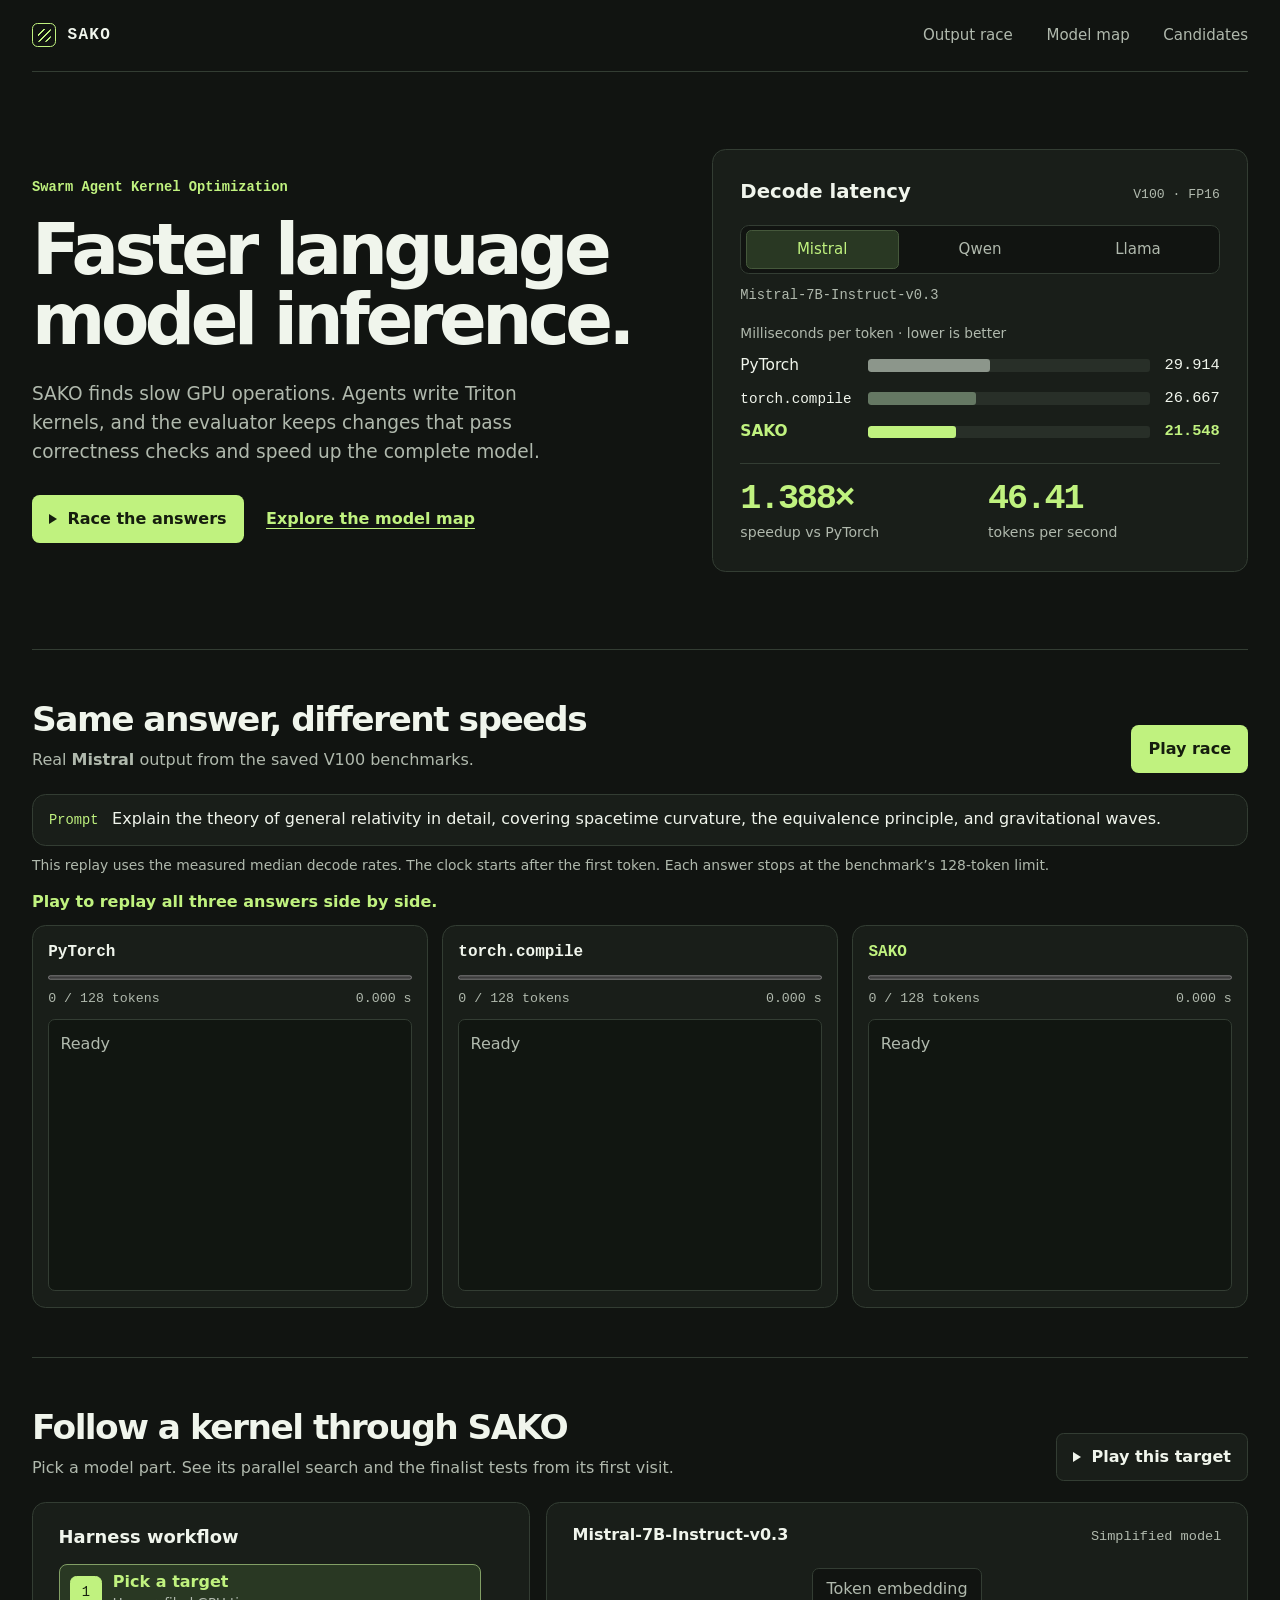
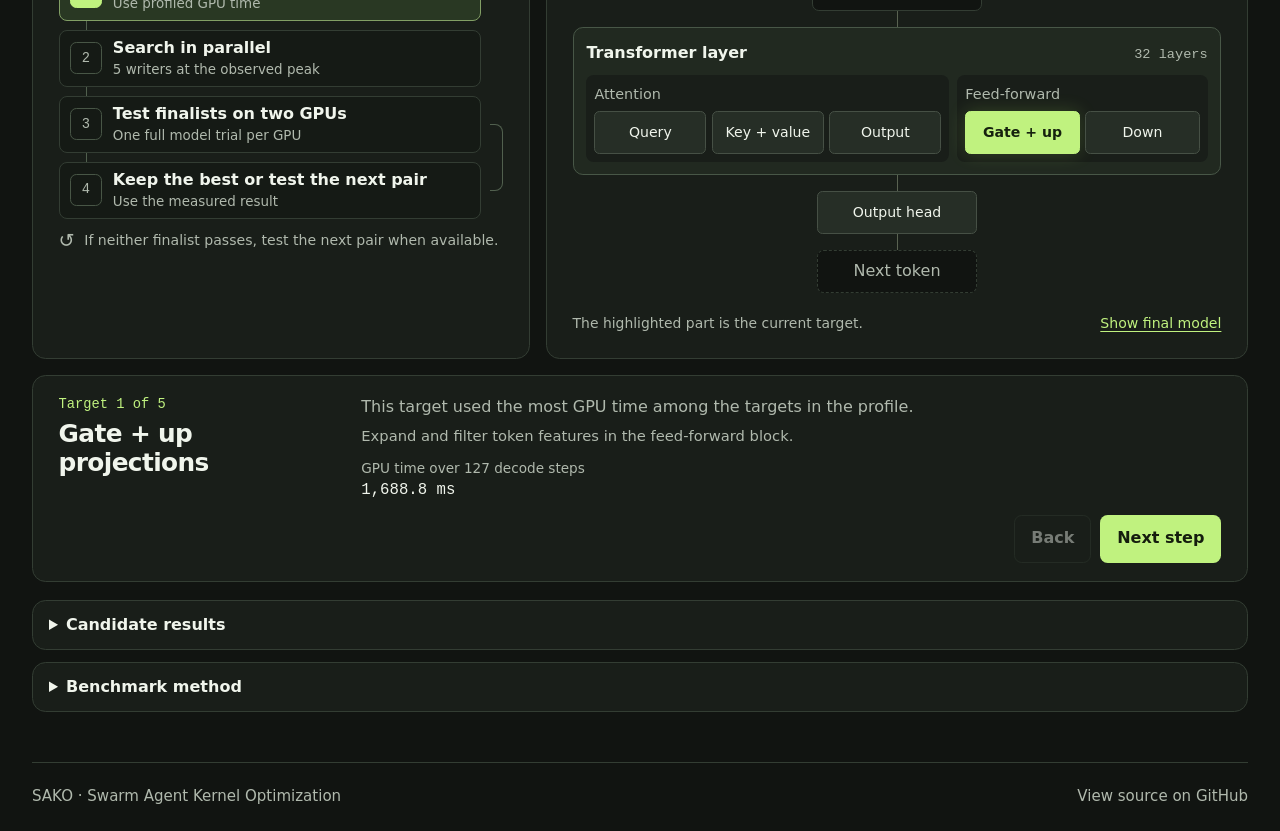
<file: docs/index.html>
<!doctype html>
<html lang="en">
<head>
    <meta charset="utf-8">
    <meta name="viewport" content="width=device-width, initial-scale=1">
    <meta http-equiv="refresh" content="0; url=./demo/">
    <title>SAKO demo</title>
</head>
<body>
    <a href="./demo/">Open the SAKO demo</a>
</body>
</html>
</file>
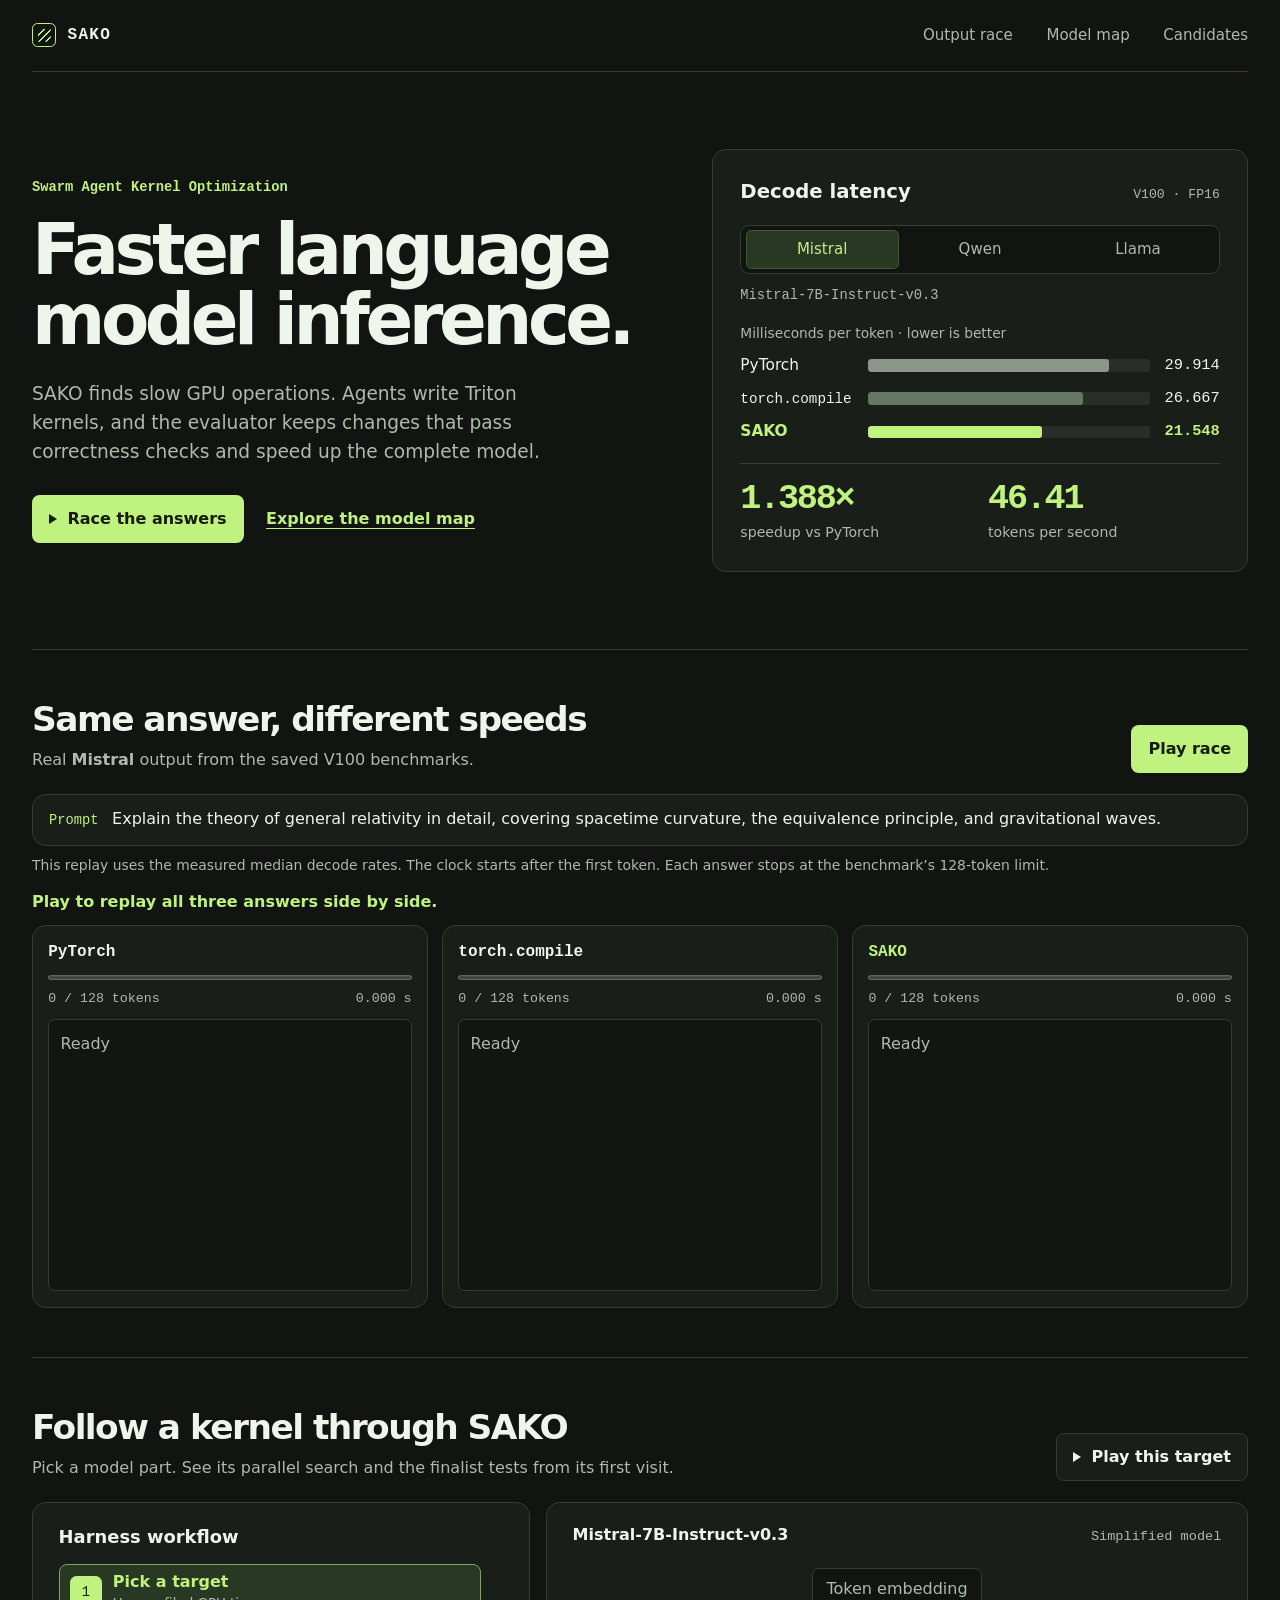
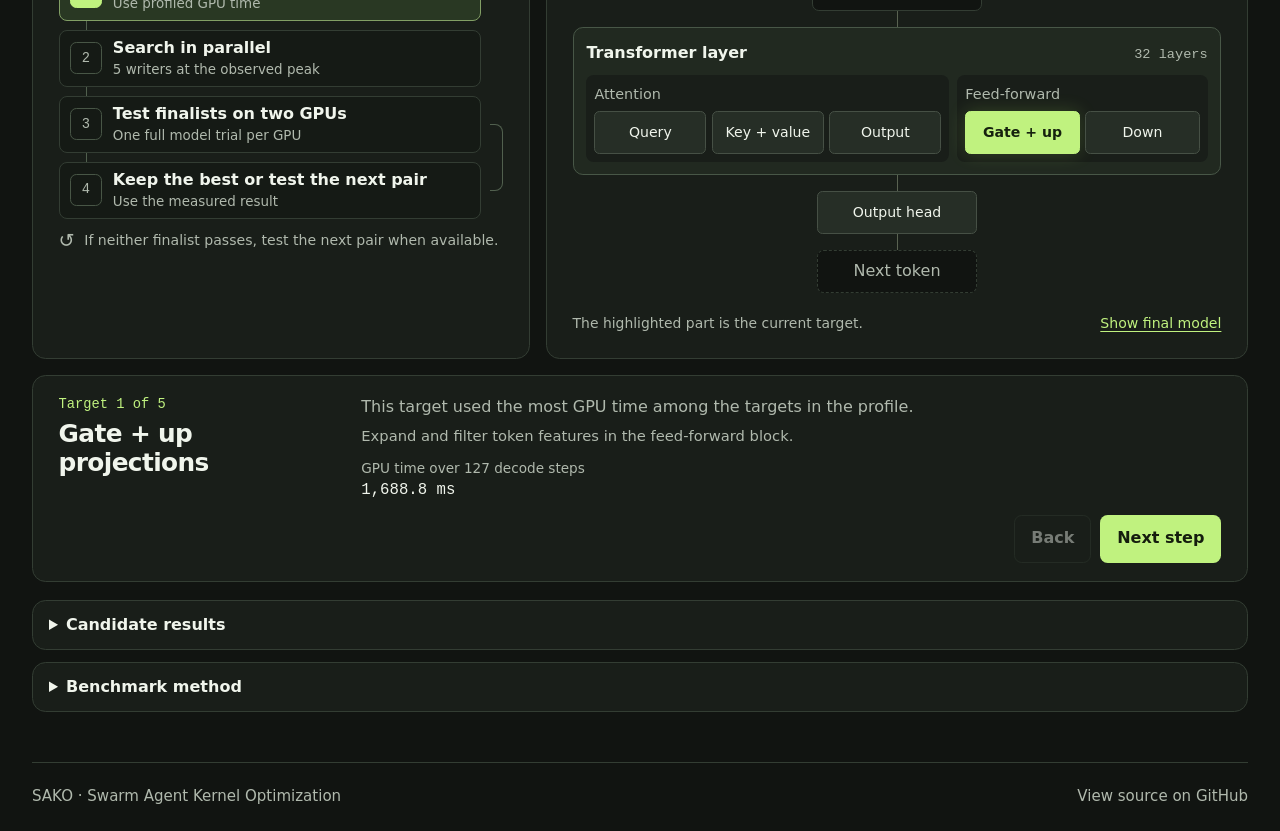
<file: docs/demo/index.html>
<!doctype html>
<html lang="en">
<head>
    <meta charset="utf-8">
    <meta name="viewport" content="width=device-width, initial-scale=1">
    <meta name="description" content="Replay how SAKO tests Triton kernels and compare measured GPU results for Mistral, Qwen, and Llama.">
    <title>SAKO | Kernel optimization demo</title>
    <link rel="stylesheet" href="demo.css">
    <script defer src="runs.js"></script>
    <script defer src="answers.js"></script>
    <script defer src="demo.js"></script>
</head>
<body>
    <a class="skip-link" href="#main">Skip to demo</a>
    <header class="site-header wrap">
        <a class="wordmark" href="#main" aria-label="SAKO demo home"><span class="mark" aria-hidden="true"></span> SAKO</a>
        <nav aria-label="Demo">
            <a href="#output-race">Output race</a>
            <a href="#replay">Model map</a>
            <a href="#candidates">Candidates</a>
        </nav>
    </header>

    <main id="main" class="wrap">
        <section class="hero" aria-labelledby="hero-title">
            <div class="hero-copy">
                <p class="eyebrow">Swarm Agent Kernel Optimization</p>
                <h1 id="hero-title">Faster language<br class="desktop-break"> model inference.</h1>
                <p class="intro">SAKO finds slow GPU operations. Agents write Triton kernels, and the evaluator keeps changes that pass correctness checks and speed up the complete model.</p>
                <div class="hero-actions">
                    <button class="button primary" id="start-race" type="button"><span class="play-icon" aria-hidden="true"></span> Race the answers</button>
                    <a class="text-link" href="#replay">Explore the model map</a>
                </div>
            </div>

            <section class="benchmark panel" id="benchmark" aria-labelledby="benchmark-title">
                <div class="panel-heading">
                    <h2 id="benchmark-title">Decode latency</h2>
                    <span class="tag">V100 · FP16</span>
                </div>
                <fieldset class="model-picker" aria-label="Select a model">
                    <legend class="visually-hidden">Select a model</legend>
                    <label><input type="radio" name="model" value="mistral" checked><span>Mistral</span></label>
                    <label><input type="radio" name="model" value="qwen"><span>Qwen</span></label>
                    <label><input type="radio" name="model" value="llama"><span>Llama</span></label>
                </fieldset>
                <p id="checkpoint" class="checkpoint"></p>
                <p class="chart-caption">Milliseconds per token · lower is better</p>
                <dl class="chart" aria-label="Complete model decode latency">
                    <div class="chart-row" data-series="pytorch">
                        <dt>PyTorch</dt><dd><span class="bar-track" aria-hidden="true"><span class="bar"></span></span><span class="chart-value"></span></dd>
                    </div>
                    <div class="chart-row" data-series="compiled">
                        <dt><code>torch.compile</code></dt><dd><span class="bar-track" aria-hidden="true"><span class="bar"></span></span><span class="chart-value"></span></dd>
                    </div>
                    <div class="chart-row optimized" data-series="optimized">
                        <dt>SAKO</dt><dd><span class="bar-track" aria-hidden="true"><span class="bar"></span></span><span class="chart-value"></span></dd>
                    </div>
                </dl>
                <div class="metrics" aria-live="polite" aria-atomic="true">
                    <p><strong id="speedup"></strong><span>speedup vs PyTorch</span></p>
                    <p><strong id="throughput"></strong><span>tokens per second</span></p>
                </div>
            </section>
        </section>

        <section class="section" id="output-race" aria-labelledby="race-title">
            <div class="section-heading">
                <div>
                    <h2 id="race-title" tabindex="-1">Same answer, different speeds</h2>
                    <p>Real <strong id="race-model"></strong> output from the saved V100 benchmarks.</p>
                </div>
                <button class="button primary" id="play-race" type="button">Play race</button>
            </div>
            <div class="race-prompt panel">
                <span>Prompt</span>
                <p id="race-prompt-text"></p>
            </div>
            <p class="race-method">This replay uses the measured median decode rates. The clock starts after the first token. Each answer stops at the benchmark’s 128-token limit.</p>
            <p id="race-status" role="status"></p>
            <div class="race-grid">
                <article class="panel race-lane" data-racer="pytorch" aria-labelledby="race-pytorch-title">
                    <header><h3 id="race-pytorch-title">PyTorch</h3><span class="lane-result"></span></header>
                    <progress aria-label="PyTorch output tokens" value="0" max="128"></progress>
                    <div class="lane-metrics"><span class="lane-tokens"></span><span class="lane-time"></span></div>
                    <p class="lane-output" tabindex="0" aria-label="PyTorch generated text"></p>
                </article>
                <article class="panel race-lane" data-racer="compiled" aria-labelledby="race-compiled-title">
                    <header><h3 id="race-compiled-title">torch.compile</h3><span class="lane-result"></span></header>
                    <progress aria-label="torch.compile output tokens" value="0" max="128"></progress>
                    <div class="lane-metrics"><span class="lane-tokens"></span><span class="lane-time"></span></div>
                    <p class="lane-output" tabindex="0" aria-label="torch.compile generated text"></p>
                </article>
                <article class="panel race-lane" data-racer="optimized" aria-labelledby="race-sako-title">
                    <header><h3 id="race-sako-title">SAKO</h3><span class="lane-result"></span></header>
                    <progress aria-label="SAKO output tokens" value="0" max="128"></progress>
                    <div class="lane-metrics"><span class="lane-tokens"></span><span class="lane-time"></span></div>
                    <p class="lane-output" tabindex="0" aria-label="SAKO generated text"></p>
                </article>
            </div>
        </section>

        <section class="section" id="replay" aria-labelledby="replay-title">
            <div class="section-heading">
                <div>
                    <h2 id="replay-title">Follow a kernel through SAKO</h2>
                    <p>Pick a model part. See its parallel search and the finalist tests from its first visit.</p>
                </div>
                <button class="button secondary" id="play-replay" type="button"><span class="play-icon" aria-hidden="true"></span><span id="play-label">Play this target</span></button>
            </div>
            <div class="replay-grid">
                <section class="panel workflow" aria-labelledby="workflow-title">
                    <h3 id="workflow-title">Harness workflow</h3>
                    <ol class="workflow-steps">
                        <li><button type="button" data-phase="pick" aria-controls="target-content"><span class="step-number" aria-hidden="true">1</span><span><strong>Pick a target</strong><small>Use profiled GPU time</small></span></button></li>
                        <li><button type="button" data-phase="kernel" aria-controls="target-content"><span class="step-number" aria-hidden="true">2</span><span><strong>Search in parallel</strong><small id="writer-overlap"></small></span></button></li>
                        <li><button type="button" data-phase="model" aria-controls="target-content"><span class="step-number" aria-hidden="true">3</span><span><strong>Test finalists on two GPUs</strong><small id="model-batch-label">One full model trial on each GPU</small></span></button></li>
                        <li><button type="button" data-phase="decide" aria-controls="target-content"><span class="step-number" aria-hidden="true">4</span><span><strong>Keep the best or test the next pair</strong><small>Use the measured result</small></span></button></li>
                    </ol>
                    <p class="workflow-return" id="workflow-return"><span aria-hidden="true">↺</span><span id="workflow-return-label"></span></p>
                </section>
                <figure class="panel model-map" aria-labelledby="map-caption">
                    <figcaption id="map-caption"><strong id="map-model"></strong><span>Simplified model</span></figcaption>
                    <div class="model-flow">
                        <div class="flow-node">Token embedding</div>
                        <div class="transformer">
                            <div class="transformer-label"><strong>Transformer layer</strong><span id="layer-count"></span></div>
                            <div class="transformer-parts">
                                <div class="part-group" role="group" aria-label="Attention projections">
                                    <p>Attention</p>
                                    <div class="attention-parts">
                                        <button class="model-part" type="button" data-part="query" aria-controls="target-content" aria-pressed="false">Query</button>
                                        <button class="model-part" type="button" data-part="key-value" aria-controls="target-content" aria-pressed="false">Key + value</button>
                                        <button class="model-part" type="button" data-part="attention-output" aria-controls="target-content" aria-pressed="false">Output</button>
                                    </div>
                                </div>
                                <div class="part-group" role="group" aria-label="Feed-forward projections">
                                    <p>Feed-forward</p>
                                    <div class="feed-forward-parts">
                                        <button class="model-part" type="button" data-part="gate-up" aria-controls="target-content" aria-pressed="false">Gate + up</button>
                                        <button class="model-part" type="button" data-part="down" aria-controls="target-content" aria-pressed="false">Down</button>
                                    </div>
                                </div>
                            </div>
                        </div>
                        <button class="model-part flow-node" type="button" data-part="output-head" aria-controls="target-content" aria-pressed="false">Output head</button>
                        <div class="flow-node next-token">Next token</div>
                    </div>
                    <div class="map-footer">
                        <p class="map-note" id="map-note"></p>
                        <button class="text-button" type="button" id="final-model">Show final model</button>
                    </div>
                </figure>
                <div class="panel target-panel">
                    <div id="target-content" aria-live="polite" aria-atomic="true"></div>
                    <div class="replay-controls">
                        <button class="button secondary" id="previous-target" type="button">Back</button>
                        <button class="button primary" id="next-target" type="button">Next step</button>
                    </div>
                </div>
            </div>

            <div class="evidence-disclosures">
                <details class="panel" id="candidates">
                    <summary>Candidate results</summary>
                    <p id="table-summary"></p>
                    <div class="table-scroll" tabindex="0" role="region" aria-label="Candidate results">
                        <table>
                            <caption class="visually-hidden">Selected kernels and one rejected candidate</caption>
                            <thead><tr><th scope="col">Original vs. candidate</th><th scope="col">Local speedup</th><th scope="col">Model decision</th></tr></thead>
                            <tbody id="candidate-rows"></tbody>
                        </table>
                    </div>
                    <p class="decision-note">Local speedup compares the candidate with the compiled operation. SAKO decides what to keep after the full model test.</p>
                </details>
                <details class="panel" id="benchmark-method">
                    <summary>Benchmark method</summary>
                    <div class="evidence">
                        <div>
                            <p>We ran each benchmark on a Tesla V100 with FP16 and batch size 1. The model generated 128 tokens. We timed the 127 decode steps after the first token.</p>
                            <p>The evaluator checked output tokens, prediction scores, and cache contents. It compared the final model with <code>torch.compile</code>.</p>
                            <a class="text-link" href="https://github.com/hdnguyen1802/swarm-agent-kernel-optimization/blob/main/docs/validation.md#recorded-gpu-results">Read the benchmark notes</a>
                        </div>
                        <figure>
                            <a href="../images/mistral-terminal.png"><img src="../images/mistral-terminal.png" alt="SAKO terminal showing the three Mistral timing columns and four kernels marked USED" width="1409" height="782" loading="lazy"></a>
                            <figcaption>Terminal view of the recorded Mistral run.</figcaption>
                        </figure>
                    </div>
                </details>
            </div>
        </section>
        <noscript><p class="section">Enable JavaScript to replay the run and compare models.</p></noscript>
    </main>

    <footer class="site-footer wrap">
        <span>SAKO · Swarm Agent Kernel Optimization</span>
        <a href="https://github.com/hdnguyen1802/swarm-agent-kernel-optimization">View source on GitHub</a>
    </footer>
</body>
</html>
</file>
<file: docs/demo/demo.css>
:root {
    color-scheme: dark;
    --background: #111411;
    --panel: #191e19;
    --line: #333d33;
    --text: #f0f5ec;
    --muted: #b0b9ad;
    --accent: #c0f27f;
    --soft-accent: #293823;
    --mono: 'IBM Plex Mono', Consolas, 'Liberation Mono', monospace;
    font-family: 'Segoe UI', system-ui, sans-serif;
    color: var(--text);
    background: var(--background);
}

*, *::before, *::after { box-sizing: border-box; }
body { margin: 0; line-height: 1.55; }
h1, h2, h3, p, dl, dd, figure { margin: 0; }
a { color: inherit; }
button { font: inherit; }
button, label { cursor: pointer; }
code { font-family: var(--mono); font-size: .93em; }
:focus-visible { outline: 2px solid var(--accent); outline-offset: 4px; }
::selection { color: var(--background); background: var(--accent); }
.wrap { width: min(100% - 3rem, 76rem); margin-inline: auto; }
.visually-hidden, .model-picker input {
    position: absolute;
    width: 1px;
    height: 1px;
    padding: 0;
    overflow: hidden;
    clip-path: inset(50%);
    white-space: nowrap;
}
.skip-link {
    position: fixed;
    z-index: 2;
    inset: .75rem auto auto .75rem;
    padding: .7rem 1rem;
    color: var(--background);
    background: var(--accent);
    transform: translateY(-160%);
}
.skip-link:focus { transform: none; }

.site-header, .site-footer { display: flex; justify-content: space-between; align-items: center; gap: 1rem; }
.site-header { min-height: 4.5rem; border-bottom: 1px solid var(--line); }
.site-header nav { display: flex; flex-wrap: wrap; gap: clamp(.85rem, 3vw, 2.1rem); }
.site-header a, .site-footer a { text-decoration: none; }
.site-header nav a, .site-footer { color: var(--muted); font-size: .94rem; }
.site-header nav a:hover, .site-footer a:hover { color: var(--accent); }
.wordmark { display: inline-flex; gap: .72rem; align-items: center; font-family: var(--mono); font-weight: 700; letter-spacing: .08em; }
.mark {
    width: 1.5rem;
    height: 1.5rem;
    border: 1px solid var(--accent);
    border-radius: .35rem;
    background: repeating-linear-gradient(135deg, transparent 0 4px, var(--accent) 4px 5px) center / 58% 58% no-repeat;
}

.hero {
    display: grid;
    grid-template-columns: minmax(0, 1.15fr) minmax(0, 1fr);
    align-items: center;
    gap: clamp(1.8rem, 5vw, 5rem);
    padding-block: clamp(3rem, 6vw, 5.3rem);
}
.hero-copy { padding-block: .65rem; }
.eyebrow { margin-bottom: 1.15rem; color: var(--accent); font: 600 .86rem/1.4 var(--mono); }
h1 { font-size: clamp(2.65rem, 5.5vw, 4.9rem); font-weight: 720; line-height: .99; letter-spacing: -.063em; }
.intro { max-width: 34rem; margin-top: 1.55rem; color: var(--muted); font-size: clamp(1rem, 1.6vw, 1.16rem); }
.hero-actions { display: flex; flex-wrap: wrap; align-items: center; gap: 1rem 1.4rem; margin-top: 1.8rem; }
.button { display: inline-flex; align-items: center; justify-content: center; gap: .65rem; min-height: 2.75rem; padding: .65rem 1rem; border: 1px solid transparent; border-radius: .48rem; font-weight: 650; }
.primary { background: var(--accent); color: #151d0e; }
.primary:hover { background: #d3f9a6; }
.secondary { border-color: var(--line); background: var(--panel); color: var(--text); }
.secondary:hover { border-color: var(--accent); color: var(--accent); }
.play-icon { width: 0; height: 0; border-block: .34rem solid transparent; border-left: .52rem solid currentColor; }
.text-link { color: var(--accent); font-weight: 600; text-underline-offset: .26em; }
.text-link:hover { color: #e1ffc2; }

.panel { border: 1px solid var(--line); border-radius: .85rem; background: var(--panel); }
.benchmark { padding: clamp(1.15rem, 3vw, 1.7rem); }
.panel-heading { display: flex; justify-content: space-between; align-items: baseline; flex-wrap: wrap; gap: .4rem 1rem; }
.panel-heading h2 { font-size: 1.23rem; font-weight: 680; }
.tag { color: var(--muted); font: .82rem/1.4 var(--mono); }
.model-picker {
    position: relative;
    display: grid;
    grid-template-columns: repeat(3, 1fr);
    gap: .3rem;
    min-inline-size: 0;
    margin: 1.1rem 0 .65rem;
    padding: .26rem;
    border: 1px solid var(--line);
    border-radius: .55rem;
    background: var(--background);
}
.model-picker span { display: block; padding: .42rem .2rem; border: 1px solid transparent; border-radius: .33rem; text-align: center; font-size: .94rem; color: var(--muted); }
.model-picker input:checked + span { color: var(--accent); border-color: #45583b; background: var(--soft-accent); }
.model-picker input:focus-visible + span { outline: 2px solid var(--accent); outline-offset: 2px; }
.model-picker label:hover span { color: var(--accent); }
.checkpoint, .chart-caption { color: var(--muted); font-size: .86rem; }
.checkpoint { font-family: var(--mono); overflow-wrap: anywhere; }
.chart-caption { margin-top: 1.1rem; }
.chart { display: grid; gap: .59rem; margin-block: .55rem 1.18rem; }
.chart-row { display: grid; grid-template-columns: 7.2rem minmax(0, 1fr); gap: .75rem; align-items: center; font-size: .96rem; }
.chart-row dd { display: grid; grid-template-columns: minmax(0, 1fr) 3.65rem; gap: .7rem; align-items: center; }
.bar-track { height: .78rem; border-radius: .19rem; background: #282f28; overflow: hidden; }
.bar { display: block; width: var(--bar-width, 0%); height: 100%; border-radius: .19rem; background: #8c968b; transition: width 240ms ease-out; }
[data-series="compiled"] .bar { background: #657863; }
.optimized { color: var(--accent); font-weight: 680; }
.optimized .bar { background: var(--accent); }
.chart-value { font-family: var(--mono); font-variant-numeric: tabular-nums; text-align: right; }
.metrics { display: grid; grid-template-columns: 1fr 1fr; gap: 1rem; border-top: 1px solid var(--line); padding-top: .95rem; }
.metrics p { display: grid; gap: .18rem; }
.metrics strong { color: var(--accent); font: 650 clamp(1.65rem, 3vw, 2.2rem)/1.15 var(--mono); letter-spacing: -.065em; }
.metrics span { color: var(--muted); font-size: .88rem; }

.section { border-top: 1px solid var(--line); padding-block: clamp(2rem, 4vw, 3.1rem); scroll-margin-top: 1rem; }
.section-heading { display: flex; justify-content: space-between; align-items: end; gap: 1rem; margin-bottom: 1.3rem; }
.section h2 { font-size: clamp(1.65rem, 3vw, 2.15rem); line-height: 1.15; letter-spacing: -.045em; }
.section-heading p { margin-top: .55rem; color: var(--muted); }
.section-heading .button { flex-shrink: 0; }
.race-prompt { display: flex; align-items: baseline; gap: .85rem; padding: .8rem 1rem; }
.race-prompt span { color: var(--accent); font: .86rem/1.5 var(--mono); }
.race-method { margin-block: .58rem .85rem; color: var(--muted); font-size: .87rem; }
#race-status { min-height: 1.6em; margin-bottom: .55rem; color: var(--accent); font-weight: 650; }
.race-grid { display: grid; grid-template-columns: repeat(3, minmax(0, 1fr)); gap: .9rem; }
.race-lane { min-width: 0; overflow: hidden; padding: .95rem; }
.race-lane[data-winner="true"] { border-color: #7ca953; background: #1e281a; }
.race-lane header { display: flex; align-items: baseline; justify-content: space-between; flex-wrap: wrap; gap: .3rem .6rem; }
.race-lane h3 { font: 650 1rem/1.4 var(--mono); }
.race-lane[data-racer="optimized"] h3 { color: var(--accent); }
.lane-result { color: var(--muted); font-size: .84rem; font-weight: 650; }
.race-lane[data-winner="true"] .lane-result { color: var(--accent); }
.race-lane progress { display: block; width: 100%; height: .55rem; margin-block: .6rem .45rem; accent-color: #9ba899; }
.race-lane[data-racer="optimized"] progress { accent-color: var(--accent); }
.lane-metrics { display: flex; justify-content: space-between; flex-wrap: wrap; gap: .3rem .6rem; color: var(--muted); font: .83rem/1.45 var(--mono); }
.lane-output {
    height: 17rem;
    margin-top: .7rem;
    padding: .7rem;
    border: 1px solid var(--line);
    border-radius: .43rem;
    background: #111611;
    overflow: auto;
    overflow-wrap: anywhere;
    white-space: pre-wrap;
}
.lane-output:empty::before { color: var(--muted); content: 'Ready'; }
.replay-grid {
    display: grid;
    grid-template-columns: minmax(0, .83fr) minmax(0, 1.17fr);
    gap: 1rem;
}
.workflow { padding: 1.25rem clamp(.9rem, 2.5vw, 1.6rem); }
.workflow h3 { font-size: 1.12rem; }
.workflow-steps { display: grid; gap: .58rem; margin: .85rem 0 .7rem; padding: 0; list-style: none; }
.workflow-steps li { position: relative; }
.workflow-steps li + li::before {
    position: absolute;
    bottom: 100%;
    left: 1.7rem;
    width: 1px;
    height: .58rem;
    background: #51604e;
    content: '';
}
.workflow-steps button {
    display: flex;
    align-items: center;
    gap: .68rem;
    width: 100%;
    min-height: 3.5rem;
    padding: .46rem .65rem;
    border: 1px solid var(--line);
    border-radius: .5rem;
    background: #151a15;
    color: var(--text);
    text-align: left;
    line-height: 1.25;
}
.workflow-steps button:not(:disabled):hover { border-color: #6a8259; }
.workflow-steps button[aria-current="step"] { border-color: #829f65; background: var(--soft-accent); color: var(--accent); }
.workflow-steps button:disabled { opacity: .48; cursor: default; }
.workflow-steps small { display: block; margin-top: .2rem; color: var(--muted); font-size: .84rem; }
.step-number {
    display: grid;
    width: 2rem;
    height: 2rem;
    place-items: center;
    flex-shrink: 0;
    border: 1px solid #485646;
    border-radius: .4rem;
    color: var(--muted);
    font: .86rem/1 var(--mono);
}
[aria-current="step"] .step-number { border-color: var(--accent); background: var(--accent); color: #17210f; }
.workflow-return { display: flex; align-items: center; gap: .6rem; color: var(--muted); font-size: .88rem; }
.workflow-return [aria-hidden] { font-size: 1.2rem; line-height: 1; }
.workflow-return.active { color: #ffd197; }
@media (min-width: 40.01rem) {
    .workflow-steps { grid-template-columns: minmax(0, 1fr) .85rem; }
    .workflow-steps li { grid-column: 1; }
    .workflow-steps::after {
        grid-area: 3 / 2 / 5 / 3;
        margin-block: 1.75rem;
        border: 1px solid #51604e;
        border-left: 0;
        border-radius: 0 .5rem .5rem 0;
        content: '';
    }
    .workflow-steps.returning::after { border-color: #ffd197; }
    .workflow-steps.returning li:nth-child(3)::after {
        position: absolute;
        top: 1.51rem;
        left: 100%;
        border-block: .24rem solid transparent;
        border-right: .36rem solid #ffd197;
        content: '';
    }
}
.model-map { padding: 1.25rem clamp(.9rem, 2.5vw, 1.6rem); }
.model-map figcaption, .transformer-label {
    display: flex;
    flex-wrap: wrap;
    align-items: baseline;
    justify-content: space-between;
    gap: .35rem .8rem;
}
.model-map figcaption { margin-bottom: 1.3rem; }
.model-map figcaption strong { overflow-wrap: anywhere; }
.model-map figcaption span, .transformer-label span { color: var(--muted); font: .85rem/1.4 var(--mono); }
.model-flow { display: grid; justify-items: center; gap: 1rem; }
.model-flow > * { position: relative; }
.model-flow > * + *::before {
    position: absolute;
    bottom: calc(100% + 1px);
    left: 50%;
    width: 1px;
    height: 1rem;
    background: #596251;
    content: '';
}
.flow-node {
    min-width: 10rem;
    padding: .5rem .85rem;
    border: 1px solid var(--line);
    border-radius: .43rem;
    background: var(--background);
    color: var(--muted);
    text-align: center;
}
.next-token { border-style: dashed; }
.transformer {
    width: 100%;
    padding: .8rem;
    border: 1px solid #485747;
    border-radius: .62rem;
    background: #212920;
}
.transformer-parts {
    display: grid;
    grid-template-columns: minmax(0, 1.45fr) minmax(0, 1fr);
    gap: .5rem;
    margin-top: .6rem;
}
.part-group { min-width: 0; padding: .5rem; border-radius: .48rem; background: var(--panel); }
.part-group p { margin-bottom: .35rem; color: var(--muted); font-size: .9rem; }
.attention-parts, .feed-forward-parts { display: grid; gap: .35rem; }
.attention-parts { grid-template-columns: repeat(3, minmax(0, 1fr)); }
.feed-forward-parts { grid-template-columns: repeat(2, minmax(0, 1fr)); }
.model-part {
    padding: .46rem .24rem;
    min-height: 2.65rem;
    border: 1px solid #465045;
    border-radius: .34rem;
    background: #262e26;
    color: var(--text);
    font-size: .88rem;
    line-height: 1.22;
}
.model-part:hover { border-color: var(--accent); }
.model-part[data-state="current"] {
    border-color: var(--accent);
    background: var(--accent);
    color: #16210e;
    font-weight: 700;
    box-shadow: 0 0 1.1rem #a8ea5c30;
}
.model-part[data-state="kept"] { border-color: #739950; background: #2b3d22; color: var(--accent); }
.map-footer { display: flex; align-items: baseline; justify-content: space-between; flex-wrap: wrap; gap: .2rem .8rem; margin-top: 1rem; }
.map-note { color: var(--muted); font-size: .87rem; }
.text-button { border: 0; padding: .25rem 0; color: var(--accent); background: none; font-size: .88rem; text-decoration: underline; text-underline-offset: .22em; }
.text-button:disabled { color: var(--muted); cursor: default; text-decoration: none; }
.target-panel { grid-column: 1 / -1; padding: 1.15rem clamp(.95rem, 2.9vw, 1.6rem); }
#target-content { display: grid; grid-template-columns: minmax(10rem, .65fr) minmax(0, 2fr); gap: .65rem 1.45rem; min-height: 5.1rem; }
#target-content h3 { margin-block: .4rem .25rem; font-size: clamp(1.22rem, 2.25vw, 1.55rem); line-height: 1.15; letter-spacing: -.025em; }
.target-detail { color: var(--muted); }
.target-detail p + .kernel-comparison { margin-top: .6rem; }
#target-content .target-step { color: var(--accent); font: .86rem/1.4 var(--mono); }
.target-metrics { display: flex; flex-wrap: wrap; gap: .5rem 1.3rem; margin-top: .6rem; }
.target-metrics dt { color: var(--muted); font-size: .85rem; }
.target-metrics dd { color: var(--text); font: .98rem/1.5 var(--mono); }
.kernel-comparison { display: grid; grid-template-columns: minmax(0, 1fr) minmax(0, 1.35fr); gap: .65rem; }
.kernel-comparison > div { padding: .64rem .72rem; border-left: 2px solid var(--line); background: #151a15; }
.kernel-comparison .triton-kernel { border-color: #64844a; }
.comparison-label { display: block; margin-bottom: .23rem; color: var(--muted); font: .83rem/1.4 var(--mono); }
.triton-kernel .comparison-label { color: var(--accent); }
.kernel-comparison strong { color: var(--text); }
.kernel-comparison p { color: var(--muted); font-size: .94rem; }
.kernel-comparison code { white-space: nowrap; }
.target-used, .target-retained, .target-warning { font-weight: 650; }
.target-used { color: var(--accent); }
.target-retained { color: var(--text); }
.target-warning { color: #ffd197; }
.target-note { margin-top: .35rem; font-size: .92rem; }
.parallel-writers { display: flex; flex-wrap: wrap; gap: .42rem; margin: .55rem 0 .65rem; padding: 0; list-style: none; }
.parallel-writers li { padding: .29rem .58rem; border: 1px solid #698653; border-radius: .38rem; background: var(--soft-accent); color: var(--accent); font-size: .87rem; }
.parallel-gpus, .finalist-pair { display: grid; grid-template-columns: repeat(2, minmax(0, 1fr)); gap: .65rem; margin-top: .65rem; }
.parallel-gpus > div, .finalist-card { padding: .65rem .78rem; border: 1px solid var(--line); border-radius: .44rem; background: #151a15; }
.parallel-gpus dt, .finalist-header strong { color: var(--text); font: 650 .9rem/1.4 var(--mono); }
.parallel-gpus dd { margin-top: .18rem; font-size: .88rem; }
.finalist-header { display: flex; flex-wrap: wrap; justify-content: space-between; gap: .15rem .5rem; margin-bottom: .35rem; }
.finalist-header span { color: var(--muted); font: .84rem/1.4 var(--mono); }
.finalist-name { margin-bottom: .3rem; color: var(--text); }
.finalist-card .target-note { font-size: .83rem; }
.replay-controls { display: flex; justify-content: flex-end; gap: .55rem; margin-top: .8rem; }
.button:disabled { opacity: .44; cursor: default; }
.secondary:disabled:hover { border-color: var(--line); color: var(--text); }

.evidence-disclosures { display: grid; gap: .7rem; margin-top: 1.1rem; }
.evidence-disclosures details { overflow: hidden; scroll-margin-top: .8rem; }
.evidence-disclosures summary { padding: .75rem 1rem; cursor: pointer; font-weight: 650; }
.evidence-disclosures summary:hover { color: var(--accent); }
.evidence-disclosures summary:focus-visible { outline-offset: -3px; }
.evidence-disclosures details[open] summary { border-bottom: 1px solid var(--line); }
#table-summary { padding: .8rem 1rem .25rem; color: var(--muted); }
.table-scroll { overflow: auto; }
.table-scroll:focus-visible { outline-offset: -3px; }
table { width: 100%; border-collapse: collapse; text-align: left; }
th, td { padding: .78rem clamp(.65rem, 2vw, 1.4rem); border-bottom: 1px solid var(--line); }
th { color: var(--muted); font-size: .89rem; font-weight: 600; white-space: nowrap; }
td { vertical-align: top; }
td:nth-child(n+2) { white-space: nowrap; }
td:nth-child(2) { font-family: var(--mono); }
.candidate-target { display: flex; flex-wrap: wrap; align-items: baseline; gap: .15rem .7rem; margin-bottom: .5rem; color: var(--muted); font-size: .88rem; }
.candidate-target code { color: var(--muted); }
.candidate-summary, .candidate-reason { margin-top: .24rem; max-width: 64ch; }
.candidate-summary { color: var(--muted); }
.candidate-reason { color: #ffd197; }
.decision { display: inline-block; border-radius: .3rem; padding: .12rem .42rem; font-size: .86rem; font-weight: 650; }
.used { background: var(--soft-accent); color: var(--accent); }
.rejected { background: #372c20; color: #ffd197; }
.decision-note { padding: .95rem clamp(.65rem, 2vw, 1.4rem); color: var(--muted); }
.evidence { display: grid; grid-template-columns: minmax(0, 1fr) minmax(0, 1.5fr); align-items: center; gap: 1.4rem clamp(1rem, 5vw, 5rem); padding: 1rem; }
.evidence p { margin-block: .9rem; color: var(--muted); }
.evidence img { display: block; width: 100%; height: auto; border: 1px solid var(--line); border-radius: .65rem; }
.evidence figcaption { margin-top: .55rem; color: var(--muted); font-size: .88rem; }
.site-footer { padding-block: 1.4rem; border-top: 1px solid var(--line); }

@media (max-width: 58rem) {
    .hero { grid-template-columns: 1fr; gap: 1.7rem; }
    .replay-grid { grid-template-columns: 1fr; }
    .desktop-break { display: none; }
    h1 { max-width: 13ch; }
}
@media (max-width: 40rem) {
    .wrap { width: min(100% - 1.45rem, 76rem); }
    .site-header nav { gap: .65rem; }
    .site-header nav a { font-size: .86rem; }
    .site-header { min-height: 3.8rem; }
    .hero { padding-block: 1.9rem 2.1rem; }
    .hero-copy { padding-block: 0; }
    .hero-actions { gap: .8rem 1rem; }
    .chart-row { grid-template-columns: 6.7rem minmax(0, 1fr); gap: .4rem; }
    .chart-row dd { grid-template-columns: minmax(0, 1fr) 3.2rem; gap: .32rem; }
    .evidence, .transformer-parts { grid-template-columns: 1fr; }
    .race-grid { grid-template-columns: 1fr; }
    .lane-output { height: 9rem; }
    .workflow-steps { grid-template-columns: repeat(2, minmax(0, 1fr)); }
    .workflow-steps li + li::before { display: none; }
    .workflow-steps button { height: 100%; align-items: start; }
    .workflow-steps small { display: none; }
    #target-content { grid-template-columns: 1fr; }
    .finalist-pair { grid-template-columns: 1fr; }
    .replay-controls { justify-content: space-between; }
    td .kernel-comparison { grid-template-columns: 1fr; }
    td .kernel-comparison > div { padding: .45rem; }
    .section-heading { align-items: start; flex-direction: column; }
    th { white-space: normal; }
    th, td { padding-inline: .5rem; }
    .site-footer { align-items: start; flex-direction: column; }
}
@media (prefers-reduced-motion: reduce) { .bar { transition: none; } }
</file>
